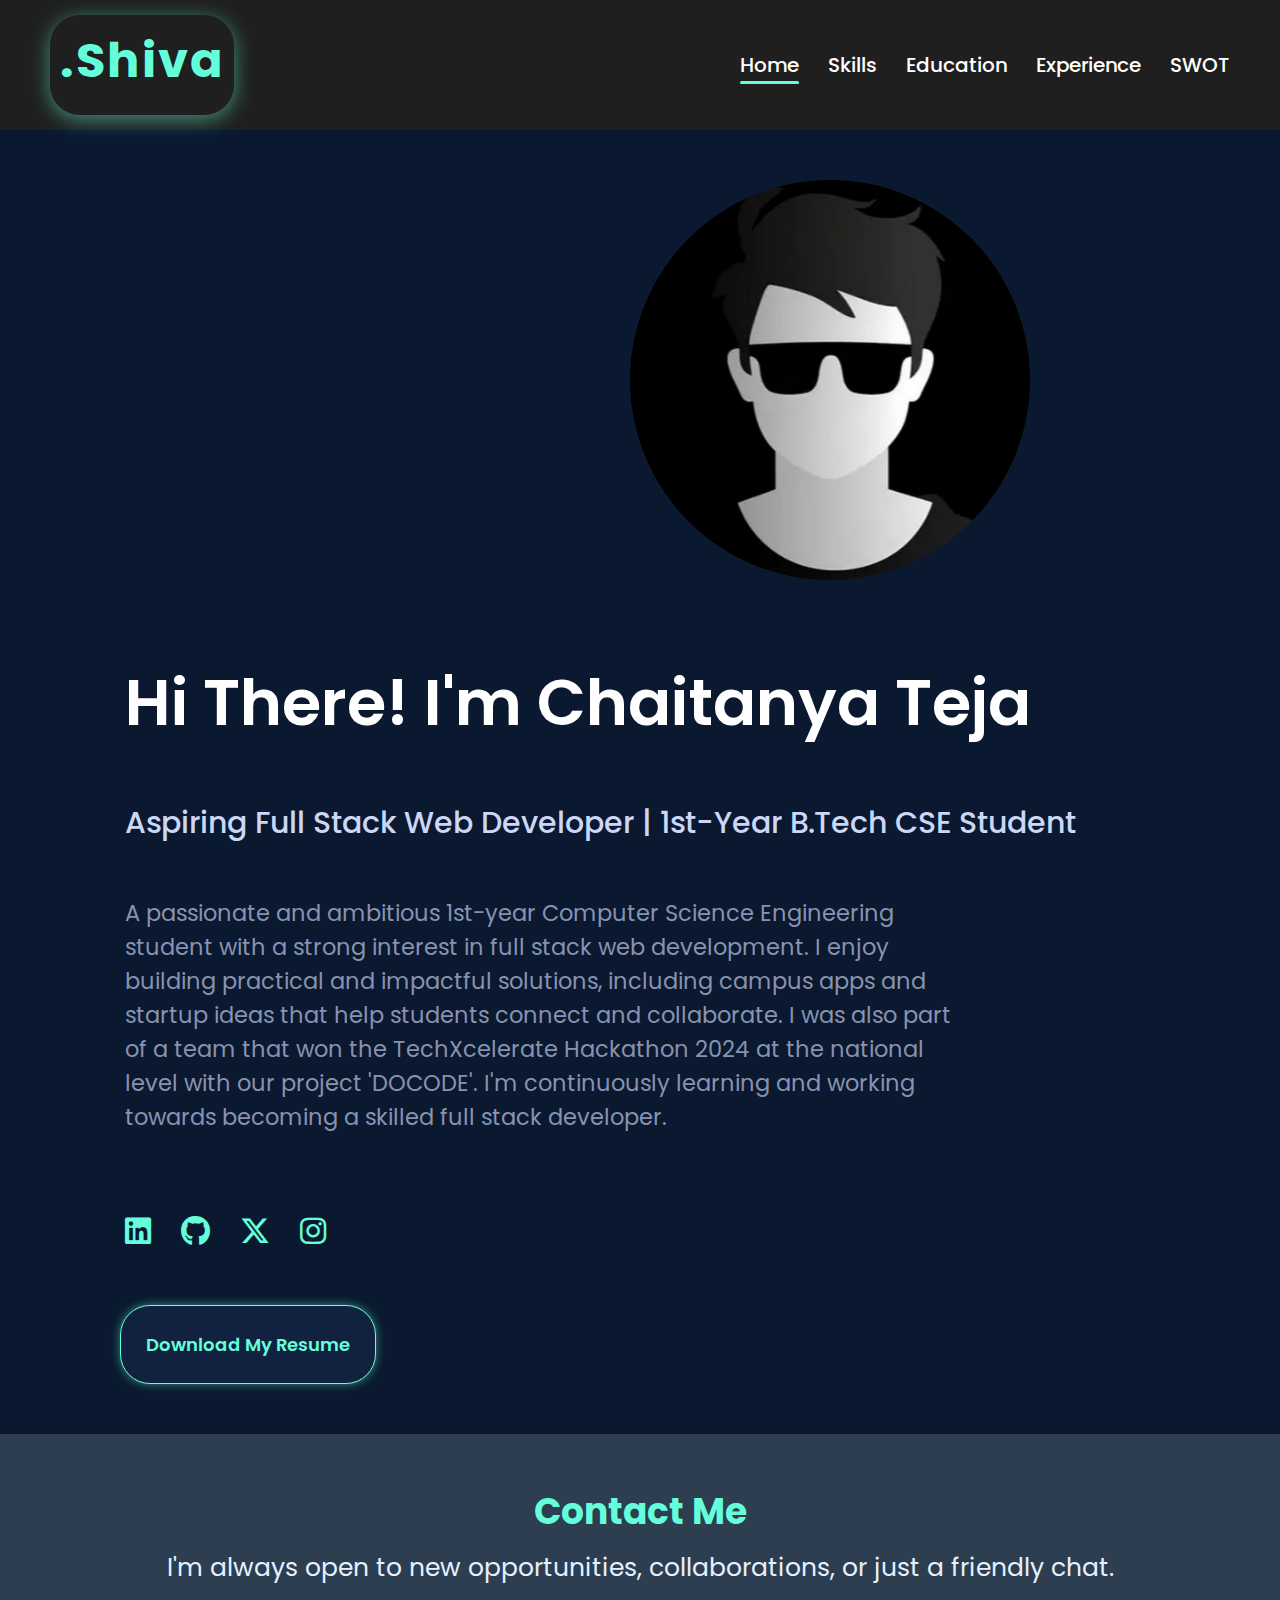
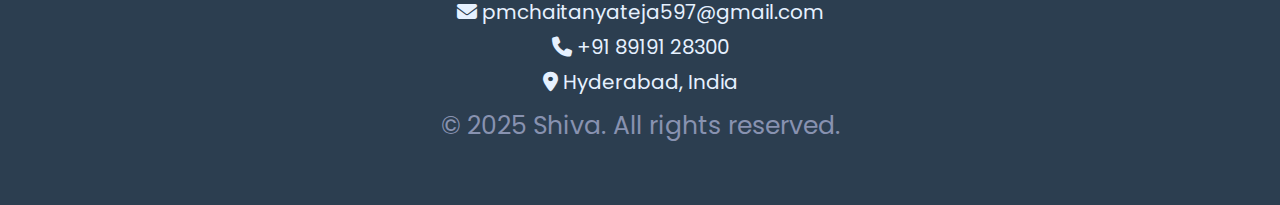
<file: index.html>
<!DOCTYPE html>
<html lang="en">
<head>
    <meta charset="UTF-8">
    <meta name="viewport" content="width=device-width, initial-scale=1.0">
    <title>My Portfolio Website</title>
    <link rel="stylesheet" href="https://cdnjs.cloudflare.com/ajax/libs/font-awesome/6.5.0/css/all.min.css">
    <link rel="stylesheet" href="index.css">
</head>
<body>
    <header>
        <a href="index.html" class="logo">
            <div class="name-graphic">
                <h1>.Shiva</h1>
            </div>
        </a>
        <nav>
            <a href="index.html" class="active">Home</a>
            <a href="skills.html">Skills</a>
            <a href="education.html">Education</a>
            <a href="experience.html">Experience</a>
            <a href="swot.html">SWOT</a>
        </nav>
    </header>
    <main>
        <section class="home">
            <div class="home-content">
                <img src="Profile-Photo.jpg" alt="Image">
                <h1>Hi There! I'm Chaitanya Teja</h1>
                <h3>Aspiring Full Stack Web Developer | 1st-Year B.Tech CSE Student</h3>
                <p> A passionate and ambitious 1st-year Computer Science Engineering student with a strong interest in full stack web development. I enjoy building practical and impactful solutions, including campus apps and startup ideas that help students connect and collaborate. I was also part of a team that won the TechXcelerate Hackathon 2024 at the national level with our project 'DOCODE'. I'm continuously learning and working towards becoming a skilled full stack developer.</p>
                <div class="social-icons">
                    <a href="https://www.linkedin.com/in/mohana-chaitanya-teja-5b1442352/" target="_blank"><i class="fa-brands fa-linkedin"></i></a>
                    <a href="https://github.com/PM-Chaitanya-Teja" target="_blank"><i class="fa-brands fa-github"></i></a>
                    <a href="#" target="_blank"><i class="fa-brands fa-x-twitter"></i></a>
                    <a href="https://www.instagram.com/p_mohana_chaitanya_teja_5907/" target="_blank"><i class="fa-brands fa-instagram"></i></a>
                </div>
                <div class="resume">
                    <a class="downloadBtn" href="../../Resume/Sample Resume.pdf" download="resume.pdf">Download My Resume</a>
                </div>
            </div>
        </section>
    </main>
    <footer class="contact-footer">
        <h2>Contact Me</h2>
        <p>I'm always open to new opportunities, collaborations, or just a friendly chat.</p>
        <div class="contact-info">
            <p><i class="fas fa-envelope"></i> pmchaitanyateja597@gmail.com</p>
            <p><i class="fas fa-phone"></i> +91 89191 28300</p>
            <p><i class="fas fa-map-marker-alt"></i> Hyderabad, India</p>
        </div>
        <p class="footer-bottom-text">&copy; 2025 Shiva. All rights reserved.</p>
    </footer>
</body>
</html>
</file>
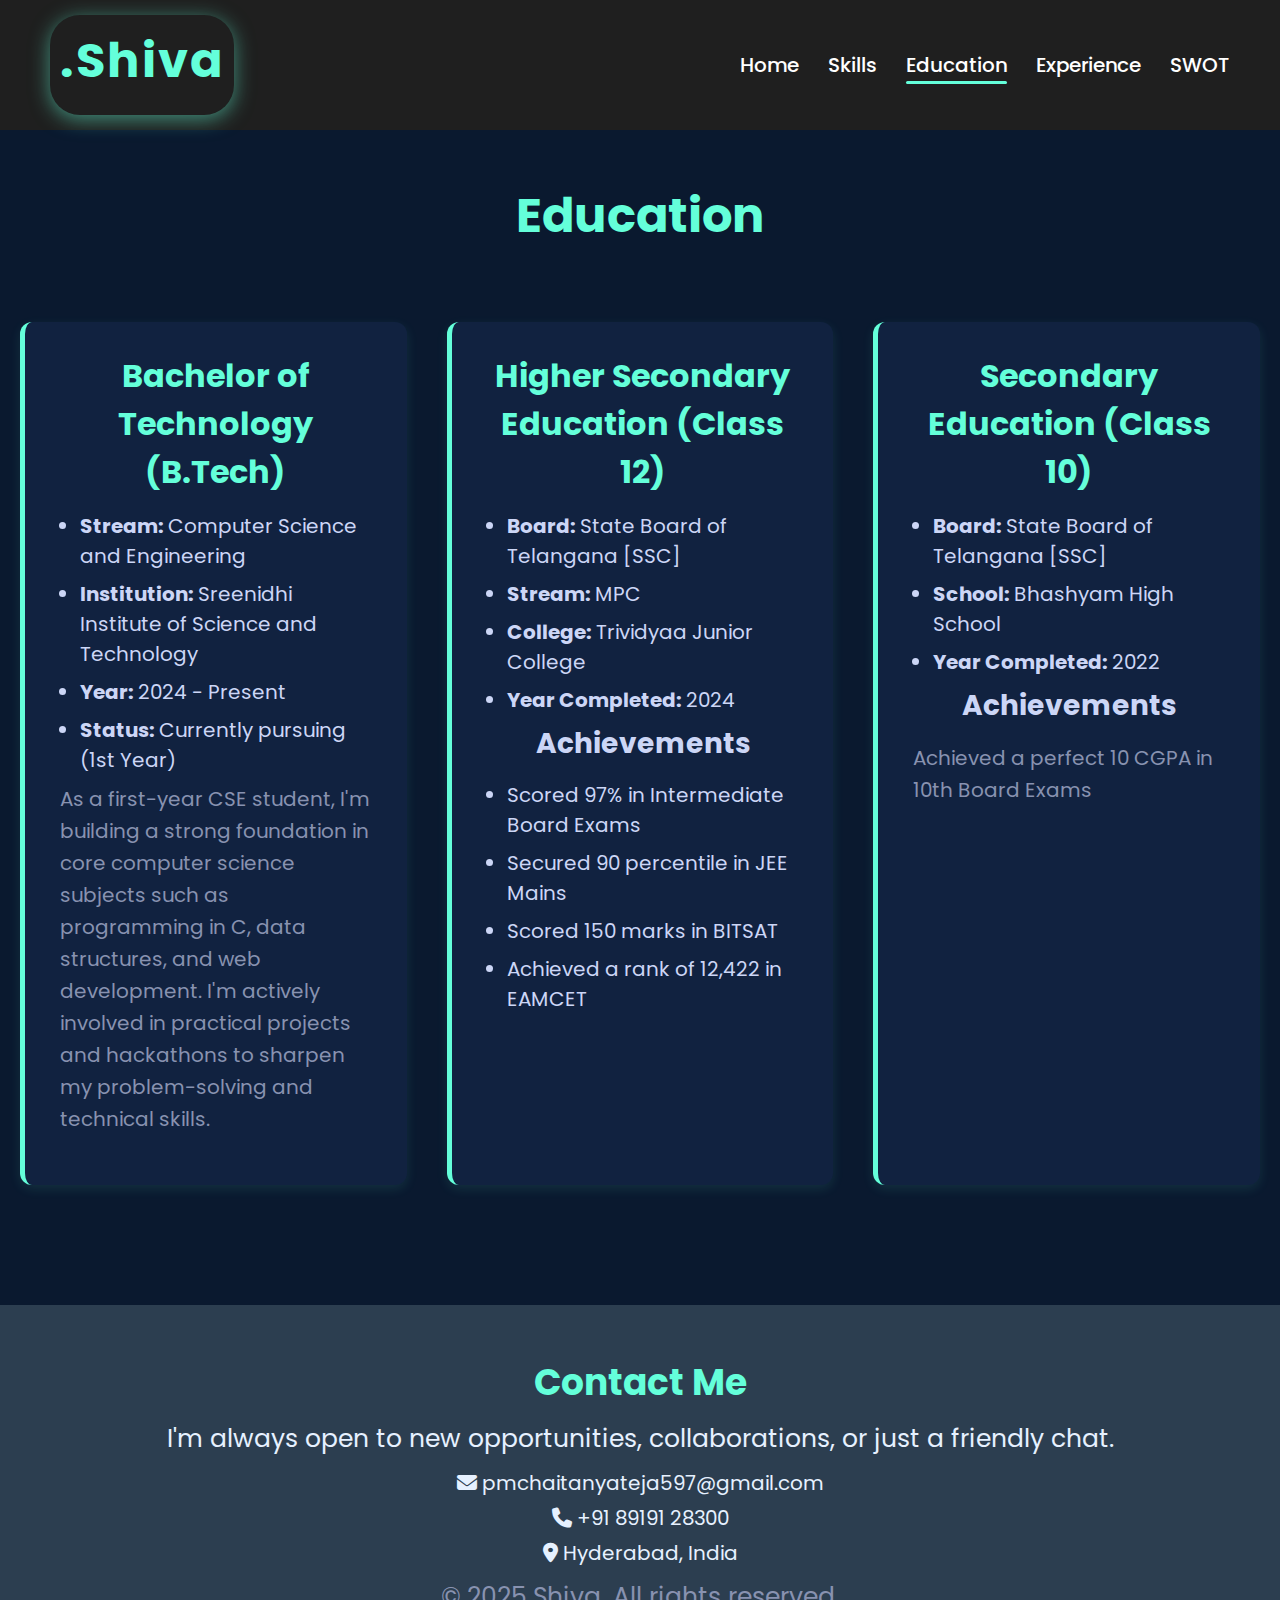
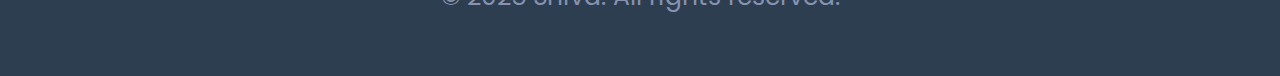
<file: education.html>
<!DOCTYPE html>
<html lang="en">
<head>
    <meta charset="UTF-8">
    <meta name="viewport" content="width=device-width, initial-scale=1.0">
    <title>My Education</title>
    <link rel="stylesheet" href="https://cdnjs.cloudflare.com/ajax/libs/font-awesome/6.5.0/css/all.min.css">
    <link rel="stylesheet" href="education.css">
</head>
<body>
    <header>
        <a href="index.html" class="logo">
            <div class="name-graphic">
                <h1>.Shiva</h1>
            </div>
        </a>
        <nav>
            <a href="index.html">Home</a>
            <a href="skills.html">Skills</a>
            <a href="education.html" class="active">Education</a>
            <a href="experience.html">Experience</a>
            <a href="swot.html">SWOT</a>
        </nav>
    </header>
    <main class="main">
        <h1> Education </h1>

        <section class="education-section">
            <div class="btech">
                <h2>Bachelor of Technology (B.Tech)</h2>
                <ul>
                    <li><strong>Stream:</strong> Computer Science and Engineering</li>
                    <li><strong>Institution:</strong> Sreenidhi Institute of Science and Technology</li>
                    <li><strong>Year:</strong> 2024 - Present</li>
                    <li><strong>Status:</strong> Currently pursuing (1st Year)</li>
                </ul>
                <p>As a first-year CSE student, I'm building a strong foundation in core computer science subjects such as programming in C, data structures, and web development. I'm actively involved in practical projects and hackathons to sharpen my problem-solving and technical skills.</p>
            </div>

            <div class="inter">
                <h2>Higher Secondary Education (Class 12)</h2>
                <ul>
                    <li><strong>Board:</strong> State Board of Telangana [SSC]</li>
                    <li><strong>Stream:</strong> MPC</li>
                    <li><strong>College:</strong> Trividyaa Junior College</li>
                    <li><strong>Year Completed:</strong> 2024</li>
                </ul>
                <h3>Achievements</h3>
                <ul class="achievements">
                    <li>Scored 97% in Intermediate Board Exams</li>
                    <li>Secured 90 percentile in JEE Mains</li>
                    <li>Scored 150 marks in BITSAT</li>
                    <li>Achieved a rank of 12,422 in EAMCET</li>
                </ul>
            </div>

            <div class="x">
                <h2>Secondary Education (Class 10)</h2>
                <ul>
                    <li><strong>Board:</strong> State Board of Telangana [SSC]</li>
                    <li><strong>School:</strong> Bhashyam High School</li>
                    <li><strong>Year Completed:</strong> 2022</li>
                </ul>
                <h3>Achievements</h3>
                <p class="achievements_x">Achieved a perfect 10 CGPA in 10th Board Exams</p>
            </div>
        </section>
    </main>
    <footer class="contact-footer">
        <h2>Contact Me</h2>
        <p>I'm always open to new opportunities, collaborations, or just a friendly chat.</p>
        <div class="contact-info">
            <p><i class="fas fa-envelope"></i> pmchaitanyateja597@gmail.com</p>
            <p><i class="fas fa-phone"></i> +91 89191 28300</p>
            <p><i class="fas fa-map-marker-alt"></i> Hyderabad, India</p>
        </div>
        <p class="footer-bottom-text">&copy; 2025 Shiva. All rights reserved.</p>
    </footer>
</body>
</html>
</file>
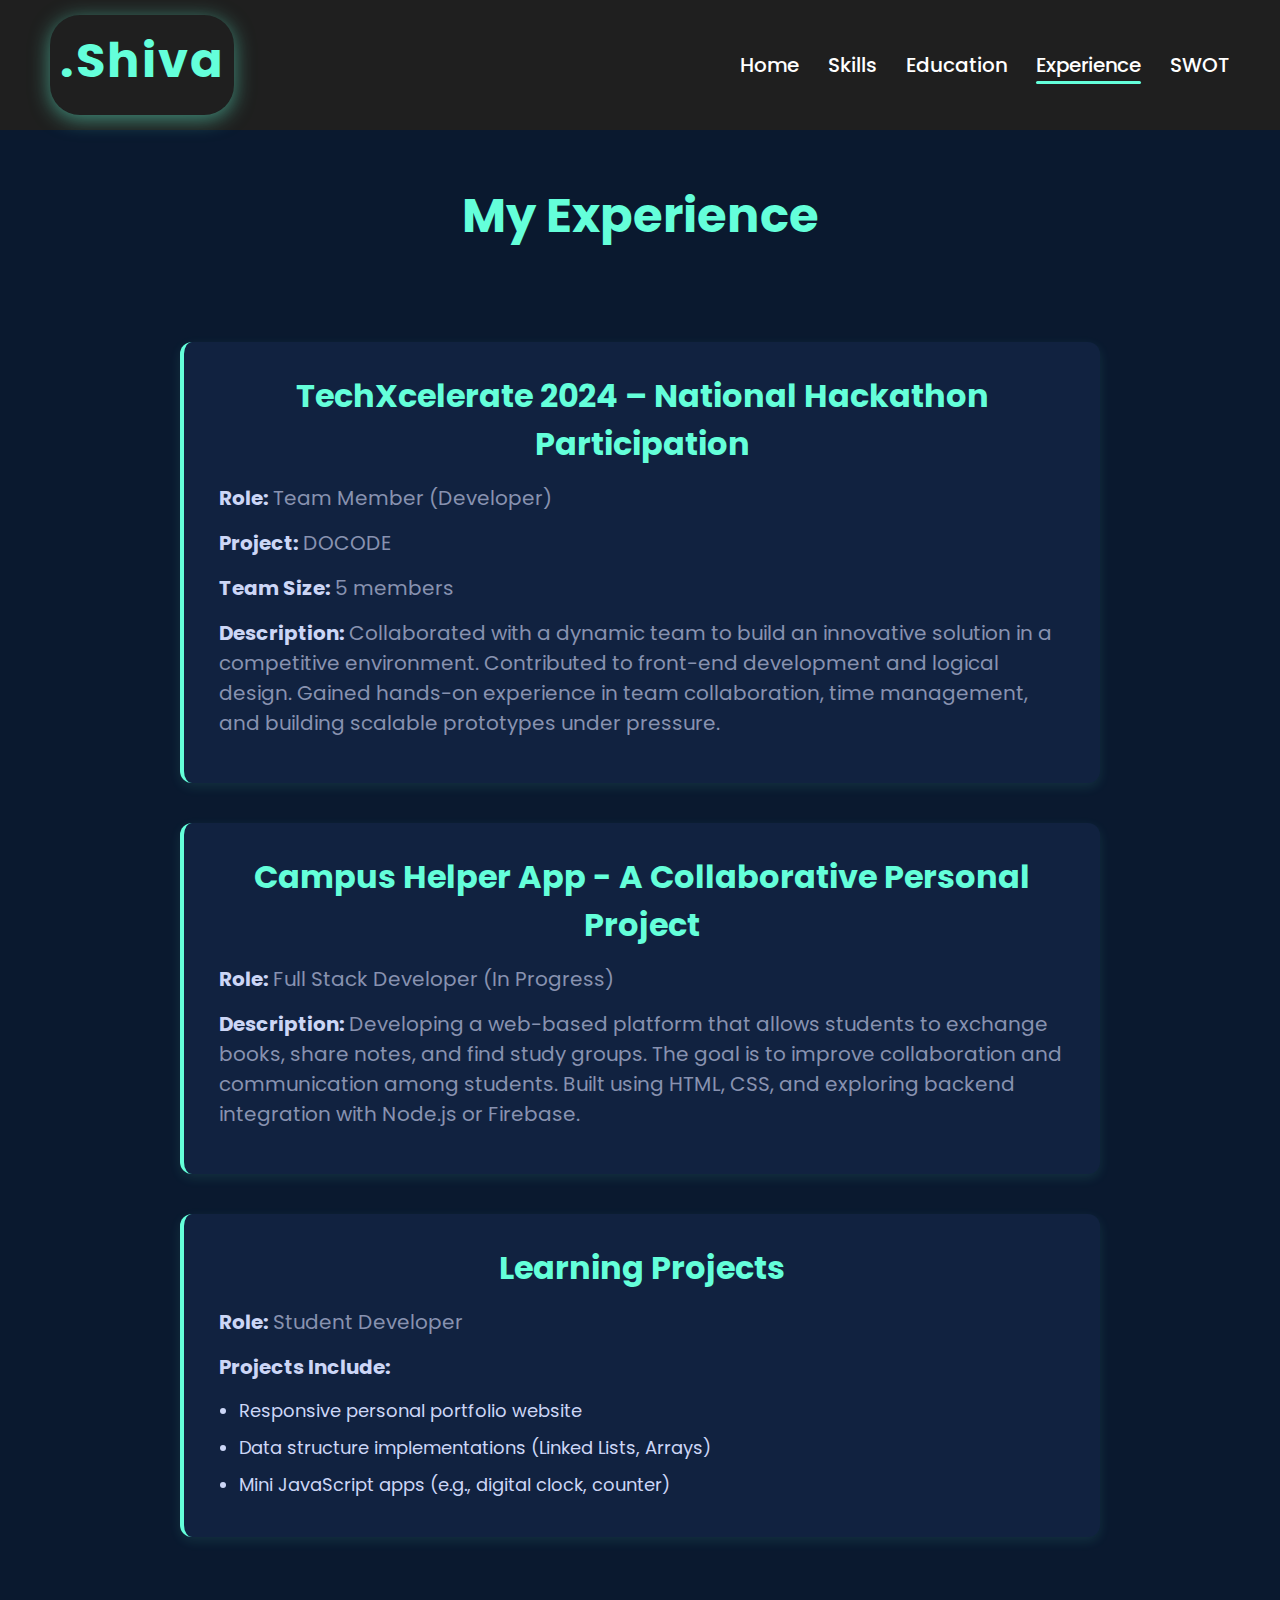
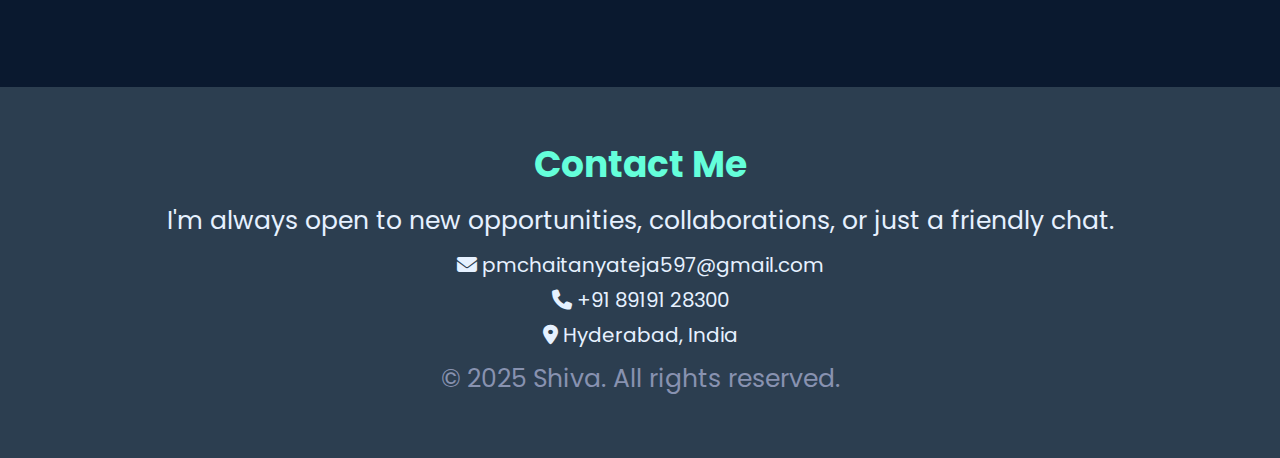
<file: experience.html>
<!DOCTYPE html>
<html lang="en">
<head>
    <meta charset="UTF-8">
    <meta name="viewport" content="width=device-width, initial-scale=1.0">
    <title>My Experience</title>
    <link rel="stylesheet" href="https://cdnjs.cloudflare.com/ajax/libs/font-awesome/6.5.0/css/all.min.css">
    <link rel="stylesheet" href="experience.css">
</head>
<body>
    <header>
        <a href="index.html" class="logo">
            <div class="name-graphic">
                <h1>.Shiva</h1>
            </div>
        </a>
        <nav>
            <a href="index.html">Home</a>
            <a href="skills.html">Skills</a>
            <a href="education.html">Education</a>
            <a href="experience.html" class="active">Experience</a>
            <a href="swot.html">SWOT</a>
        </nav>
    </header>
    <main class="main">
        <h1>My Experience</h1>

        <section class="experience-section">
            <div class="exp-card">
                <h2>TechXcelerate 2024 – National Hackathon Participation</h2>
                <p><strong>Role:</strong> Team Member (Developer)</p>
                <p><strong>Project:</strong> DOCODE</p>
                <p><strong>Team Size:</strong> 5 members</p>
                <p><strong>Description:</strong> Collaborated with a dynamic team to build an innovative solution in a competitive environment. Contributed to front-end development and logical design. Gained hands-on experience in team collaboration, time management, and building scalable prototypes under pressure.</p>
            </div>

            <div class="exp-card">
                <h2>Campus Helper App - A Collaborative Personal Project</h2>
                <p><strong>Role:</strong> Full Stack Developer (In Progress)</p>
                <p><strong>Description:</strong> Developing a web-based platform that allows students to exchange books, share notes, and find study groups. The goal is to improve collaboration and communication among students. Built using HTML, CSS, and exploring backend integration with Node.js or Firebase.</p>
            </div>

            <div class="exp-card">
                <h2>Learning Projects</h2>
                <p><strong>Role:</strong> Student Developer</p>
                <p><strong>Projects Include:</strong></p>
                <ul>
                    <li>Responsive personal portfolio website</li>
                    <li>Data structure implementations (Linked Lists, Arrays)</li>
                    <li>Mini JavaScript apps (e.g., digital clock, counter)</li>
                </ul>
            </div>
        </section>
    </main>

    <footer class="contact-footer">
        <h2>Contact Me</h2>
        <p>I'm always open to new opportunities, collaborations, or just a friendly chat.</p>
        <div class="contact-info">
            <p><i class="fas fa-envelope"></i> pmchaitanyateja597@gmail.com</p>
            <p><i class="fas fa-phone"></i> +91 89191 28300</p>
            <p><i class="fas fa-map-marker-alt"></i> Hyderabad, India</p>
        </div>
        <p class="footer-bottom-text">&copy; 2025 Shiva. All rights reserved.</p>
    </footer>
</body>
</html>
</file>
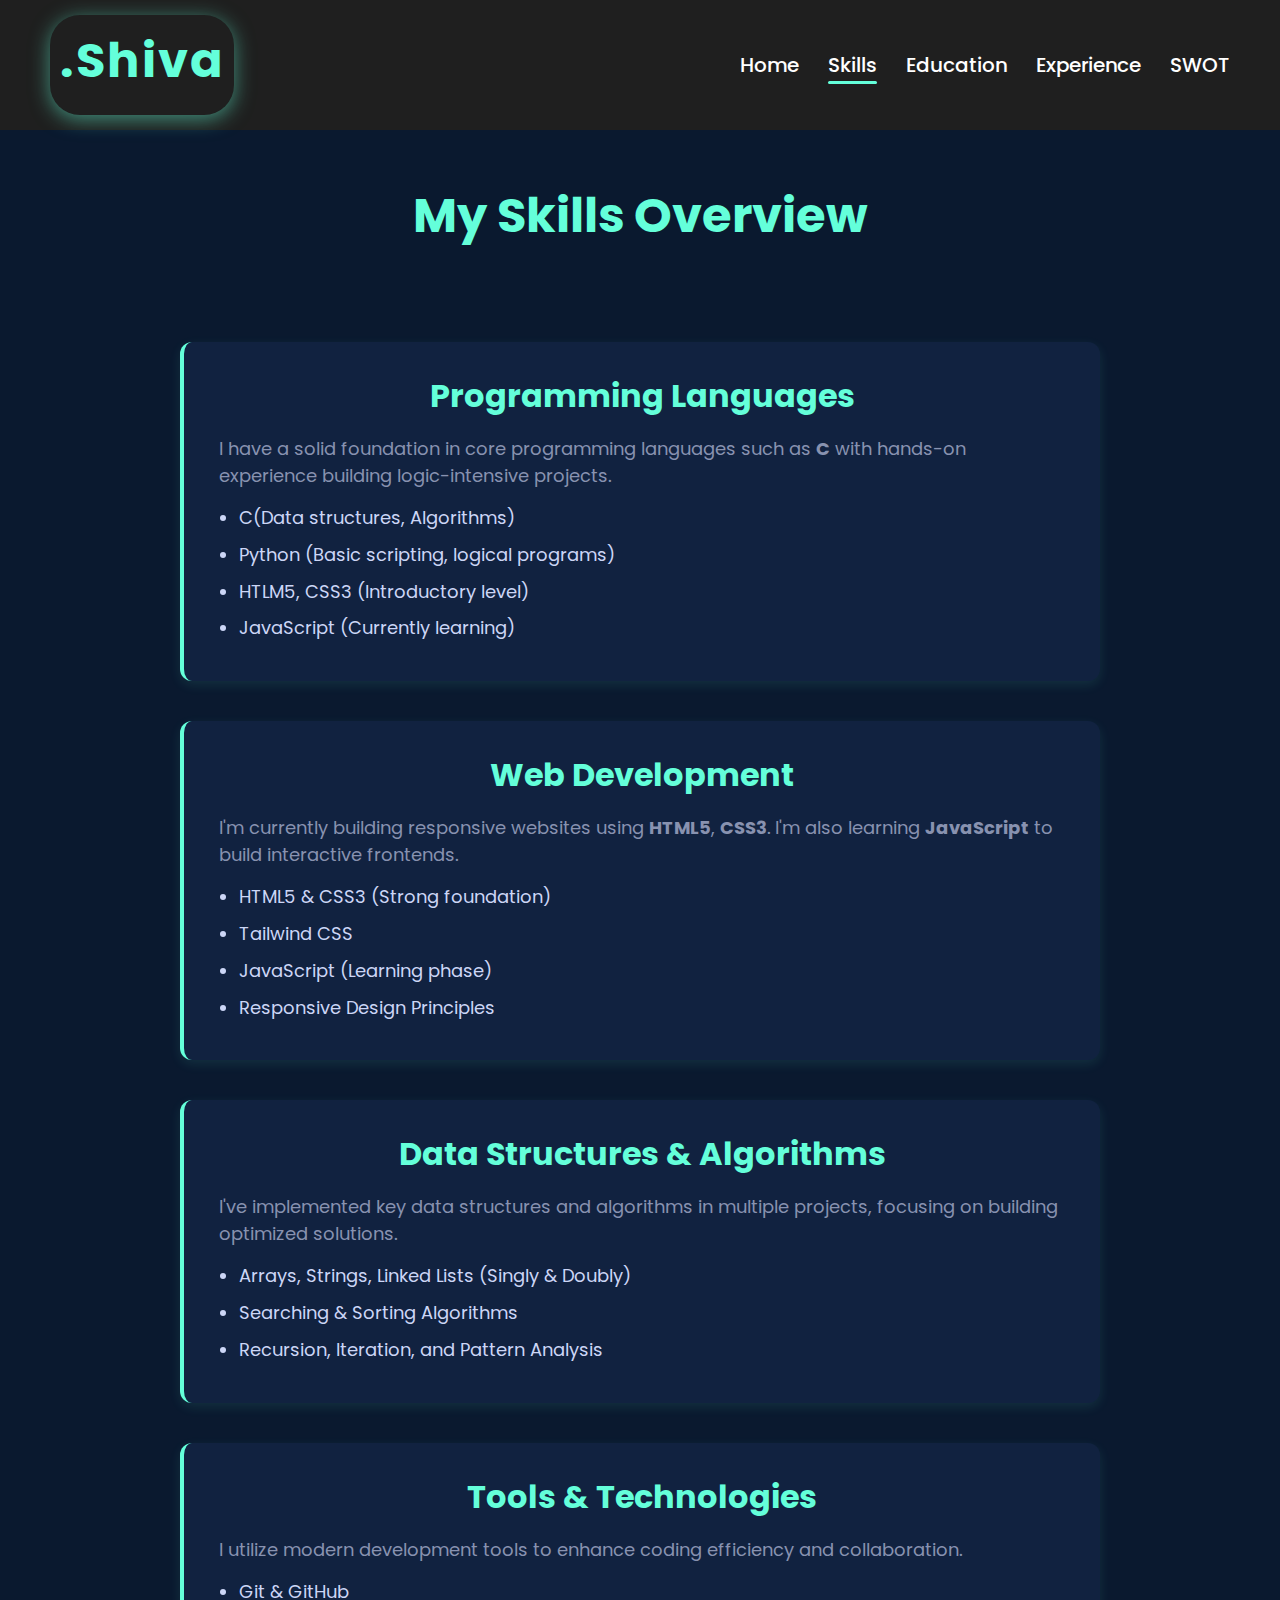
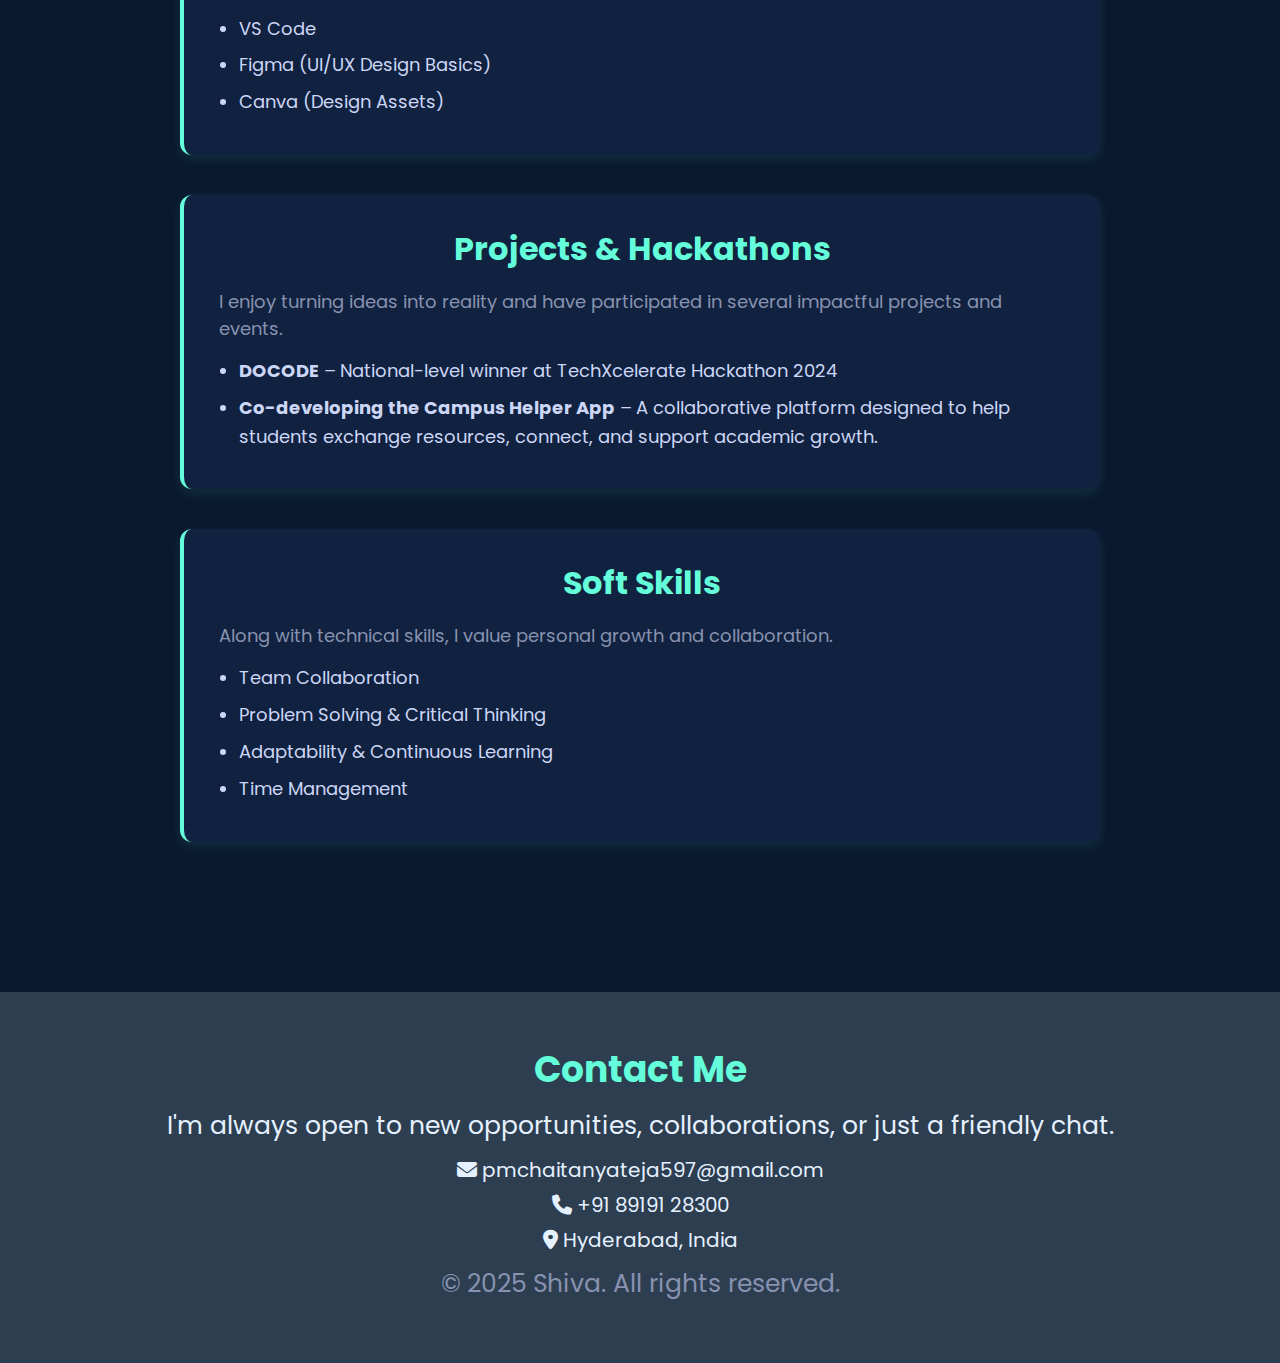
<file: skills.html>
<!DOCTYPE html>
<html lang="en">
<head>
    <meta charset="UTF-8" />
    <meta name="viewport" content="width=device-width, initial-scale=1.0" />
    <title>Skills</title>
    <link rel="stylesheet" href="https://cdnjs.cloudflare.com/ajax/libs/font-awesome/6.5.0/css/all.min.css" />
    <link rel="stylesheet" href="skills.css"/>
</head>
<body>
    <header>
        <a href="index.html" class="logo">
            <div class="name-graphic">
                <h1>.Shiva</h1>
            </div>
        </a>
        <nav>
            <a href="index.html">Home</a>
            <a href="skills.html" class="active">Skills</a>
            <a href="education.html">Education</a>
            <a href="experience.html">Experience</a>
            <a href="swot.html">SWOT</a>
        </nav>
    </header>

    <main class="main">
        <h1>My Skills Overview</h1>
        <section class="skills-section">
            <div class="skill-category">
                <h2>Programming Languages</h2>
                <p>I have a solid foundation in core programming languages such as <strong>C</strong> with hands-on experience building logic-intensive projects.</p>
                <ul>
                    <li>C(Data structures, Algorithms)</li>
                    <li>Python (Basic scripting, logical programs)</li>
                    <li>HTLM5, CSS3 (Introductory level)</li>
                    <li>JavaScript (Currently learning)</li>
                </ul>
            </div>

            <div class="skill-category">
                <h2>Web Development</h2>
                <p>I'm currently building responsive websites using <strong>HTML5</strong>, <strong>CSS3</strong>. I'm also learning <strong>JavaScript</strong> to build interactive frontends.</p>
                <ul>
                    <li>HTML5 & CSS3 (Strong foundation)</li>
                    <li>Tailwind CSS</li>
                    <li>JavaScript (Learning phase)</li>
                    <li>Responsive Design Principles</li>
                </ul>
            </div>

            <div class="skill-category">
                <h2>Data Structures & Algorithms</h2>
                <p>I've implemented key data structures and algorithms in multiple projects, focusing on building optimized solutions.</p>
                <ul>
                    <li>Arrays, Strings, Linked Lists (Singly & Doubly)</li>
                    <li>Searching & Sorting Algorithms</li>
                    <li>Recursion, Iteration, and Pattern Analysis</li>
                </ul>
            </div>

            <div class="skill-category">
                <h2>Tools & Technologies</h2>
                <p>I utilize modern development tools to enhance coding efficiency and collaboration.</p>
                <ul>
                    <li>Git & GitHub</li>
                    <li>VS Code</li>
                    <li>Figma (UI/UX Design Basics)</li>
                    <li>Canva (Design Assets)</li>
                </ul>
            </div>

            <div class="skill-category">
                <h2>Projects & Hackathons</h2>
                <p>I enjoy turning ideas into reality and have participated in several impactful projects and events.</p>
                <ul>
                    <li><strong>DOCODE</strong> – National-level winner at TechXcelerate Hackathon 2024</li>
                    <li><strong>Co-developing the Campus Helper App</strong> – A collaborative platform designed to help students exchange resources, connect, and support academic growth.</li>
                </ul>
            </div>

            <div class="skill-category">
                <h2>Soft Skills</h2>
                <p>Along with technical skills, I value personal growth and collaboration.</p>
                <ul>
                    <li>Team Collaboration</li>
                    <li>Problem Solving & Critical Thinking</li>
                    <li>Adaptability & Continuous Learning</li>
                    <li>Time Management</li>
                </ul>
            </div>
        </section>
    </main>
    <footer class="contact-footer">
        <h2>Contact Me</h2>
        <p>I'm always open to new opportunities, collaborations, or just a friendly chat.</p>
        <div class="contact-info">
            <p><i class="fas fa-envelope"></i> pmchaitanyateja597@gmail.com</p>
            <p><i class="fas fa-phone"></i> +91 89191 28300</p>
            <p><i class="fas fa-map-marker-alt"></i> Hyderabad, India</p>
        </div>
        <p class="footer-bottom-text">&copy; 2025 Shiva. All rights reserved.</p>
    </footer>
</body>
</html>
</file>
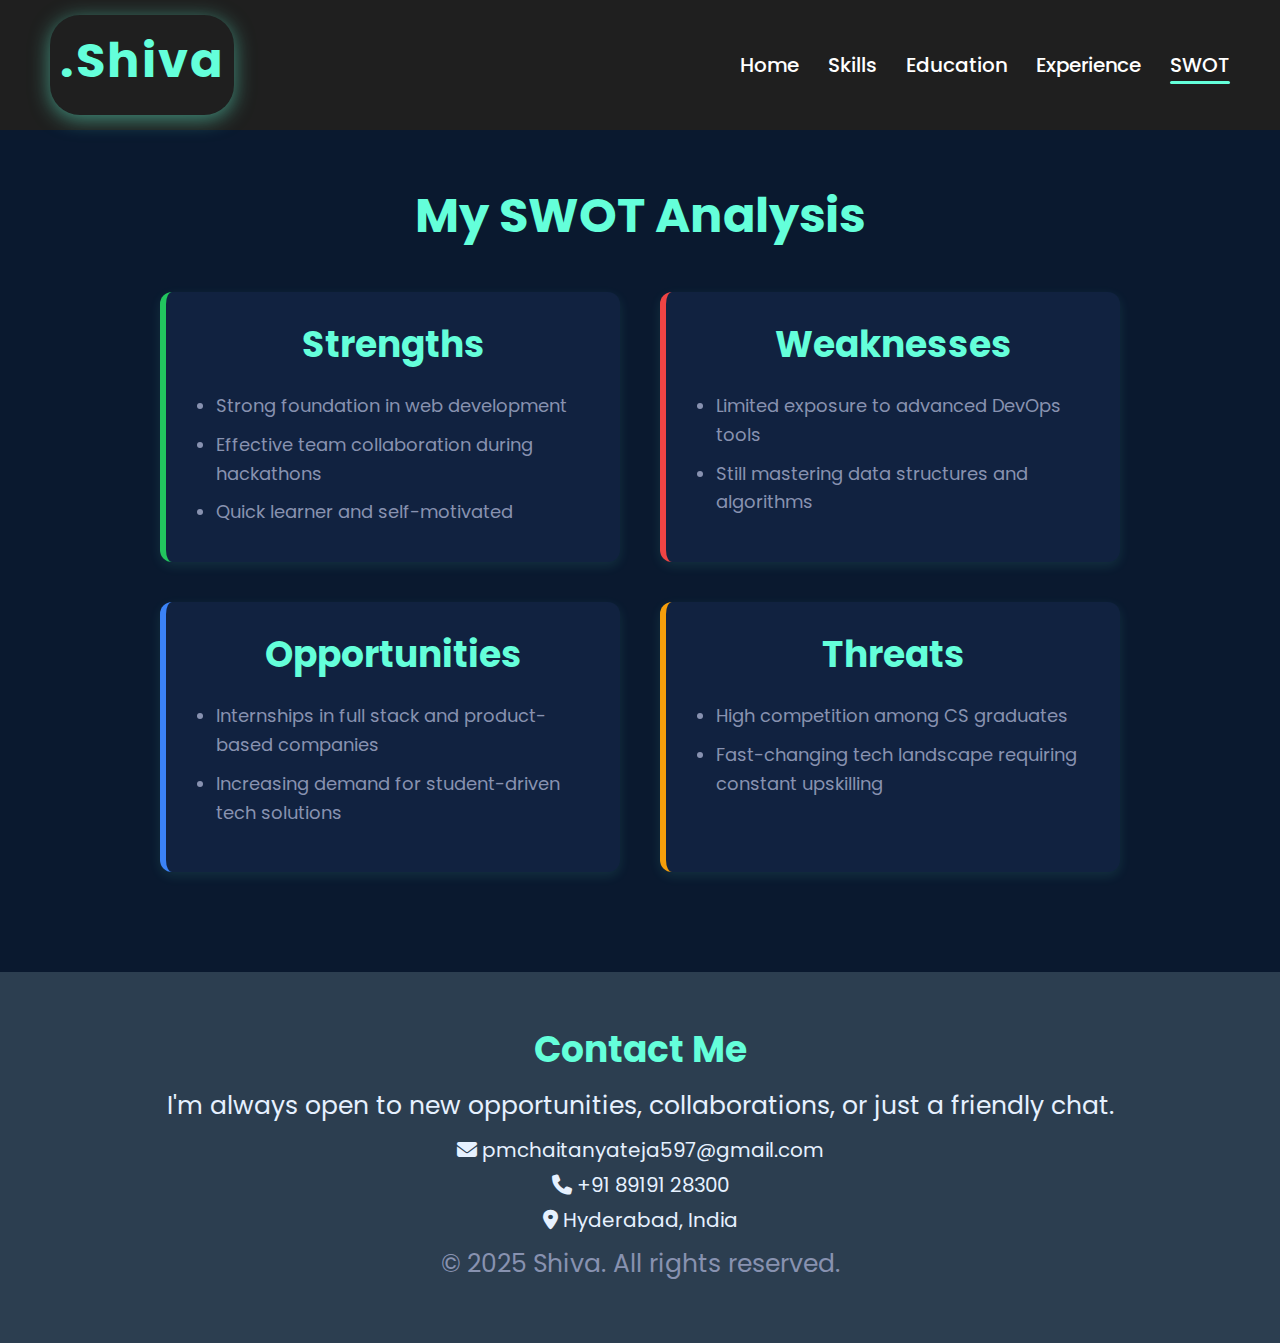
<file: swot.html>
<!DOCTYPE html>
<html lang="en">
<head>
    <meta charset="UTF-8">
    <meta name="viewport" content="width=device-width, initial-scale=1.0">
    <title>My SWOT Analysis</title>
    <link rel="stylesheet" href="https://cdnjs.cloudflare.com/ajax/libs/font-awesome/6.5.0/css/all.min.css">
    <link rel="stylesheet" href="swot.css">

</head>
<body>
    <header>
        <a href="/HTML-CSS/index.html" class="logo">
            <div class="name-graphic">
                <h1>.Shiva</h1>
            </div>
        </a>
        <nav>
            <a href="index.html">Home</a>
            <a href="skills.html">Skills</a>
            <a href="education.html">Education</a>
            <a href="experience.html">Experience</a>
            <a href="swot.html" class="active">SWOT</a>
        </nav>
    </header>

    <main class="main">
        <h1>My SWOT Analysis</h1>
        <div class="swot-container">
            <div class="swot-box strengths">
                <h2>Strengths</h2>
                <ul>
                    <li>Strong foundation in web development</li>
                    <li>Effective team collaboration during hackathons</li>
                    <li>Quick learner and self-motivated</li>
                </ul>
            </div>
            <div class="swot-box weaknesses">
                <h2>Weaknesses</h2>
                <ul>
                    <li>Limited exposure to advanced DevOps tools</li>
                    <li>Still mastering data structures and algorithms</li>
                </ul>
            </div>
            <div class="swot-box opportunities">
                <h2>Opportunities</h2>
                <ul>
                    <li>Internships in full stack and product-based companies</li>
                    <li>Increasing demand for student-driven tech solutions</li>
                </ul>
            </div>
            <div class="swot-box threats">
                <h2>Threats</h2>
                <ul>
                    <li>High competition among CS graduates</li>
                    <li>Fast-changing tech landscape requiring constant upskilling</li>
                </ul>
            </div>
        </div>
    </main>

    <footer class="contact-footer">
        <h2>Contact Me</h2>
        <p>I'm always open to new opportunities, collaborations, or just a friendly chat.</p>
        <div class="contact-info">
            <p><i class="fas fa-envelope"></i> pmchaitanyateja597@gmail.com</p>
            <p><i class="fas fa-phone"></i> +91 89191 28300</p>
            <p><i class="fas fa-map-marker-alt"></i> Hyderabad, India</p>
        </div>
        <p class="footer-bottom-text">&copy; 2025 Shiva. All rights reserved.</p>
    </footer>
</body>
</html>
</file>
<file: index.css>
@import url('https://fonts.googleapis.com/css2?family=Poppins&display=swap');
* {
    margin: 0;
    padding: 0;
    box-sizing: border-box;
    font-family: 'Poppins', sans-serif;
}

body {
    background-color: #0A192F;
    color: #FFFFFF;
}

header {
    display: flex;
    justify-content: space-between;
    align-items: center;
    padding: 15px 50px;
    background-color: #1F1F1F;
    color: #64FFDA;
    position: sticky;
    top: 0;
    z-index: 1000;
}

header a {
    text-decoration: none;
    color: #FFFFFF;
}

.name-graphic {
    background-color: #1F1F1F;
    color: #64FFDA;
    padding: 10px;
    border-radius: 30px;
    text-align: center;
    max-width: 400px;
    margin: auto;
    transition: background-color 0.3s ease, transform 0.3s ease;
    box-shadow: 0 4px 20px #64FFDA80;
}

.name-graphic h1 {
    font-size: 3rem;
    margin-bottom: 0.5rem;
    letter-spacing: 2px;
}

.name-graphic:hover {
    background-color: #112240;
    color: #64FFDA;
    transform: scale(1.05);
}

nav a {
    position: relative;
    color: #FFFFFF;
    text-decoration: none;
    margin-left: 25px;
    font-weight: 500;
    font-size: 20px;
    transition: color 0.2s;
}

nav a::after {
    content: " ";
    position: absolute;
    left: 0;
    bottom: -5px;
    width: 100%;
    height: 3px;
    border-radius: 20px;
    background-color: #64FFDA;
    transform: scaleX(0);
    transform-origin: left;
    transition: transform 0.3s ease-in-out;
}

nav a:hover::after, nav a.active::after {
    transform: scaleX(1);
}

nav a:active {
    color: #64FFDA;
}

.home-content img {
    width: 400px;
    max-width: 100%;
    border-radius: 50%;
    margin-top: 50px;
    margin-right: 250px;
    margin-bottom: 50px;
    float: right;
}

.home-content h1 {
    width: 1000px;
    display: flex;
    font-size: 64px;
    font-weight: 600;
    margin-top: 100px;
    margin-left: 100px;
    padding: 25px;
    color: #FFFFFF;
}

.home-content h3 {
    display: flex;
    font-size: 30px;
    font-weight: 500;
    margin-left: 100px;
    padding: 25px;
    color: #CCD6F6;
}

.home-content p {
    display: flex;
    height: auto;
    width: 900px;
    font-size: 22.5px;
    margin-left: 100px;
    padding: 25px;
    color: #8892B0;
}

.social-icons {
    display: flex;
    gap: 30px;
    margin-top: 50px;
    margin-left: 100px;
    padding-left: 25px;
}

.social-icons a {
    color: #64FFDA;
    font-size: 30px;
    transition: transform 0.5s, color 0.5s;
}

.social-icons a:hover {
    color: #FFFFFF;
    transform: scale(1.5);
}

.downloadBtn {
    display: inline-block;
    margin-top: 50px;
    margin-left: 120px;
    padding: 25px;
    font-size: 18px;
    font-weight: 600;
    color: #64FFDA;
    background-color: #112240;
    border: 1px solid #64FFDA;
    border-radius: 30px;
    text-decoration: none;
    transition: background-color 0.3s ease, transform 0.3s ease;
    box-shadow: 0 0 10px #64FFDA80;
}

.downloadBtn:hover {
    background-color: #64FFDA;
    transform: scale(1.05);
    color: #0F2C3F;
    border: 1px solid #112240;
}

.contact-footer {
    background-color: #2C3E50;
    color: #E6F1FF;
    text-align: center;
    padding: 50px 20px;
    margin-top: 50px;
}

.contact-footer h2 {
    font-size: 36px;
    margin-bottom: 10px;
    color: #64FFDA;
}

.contact-footer p {
    font-size: 25px;
    margin: 10px 0;
}

.contact-info p {
    margin: 5px 0;
    font-size: 20px;
}

.footer-social-icons {
    margin: 20px 0;
    display: flex;
    justify-content: center;
    gap: 25px;
}

.footer-social-icons a {
    font-size: 24px;
    color: #64FFDA;
    transition: color 0.3s, transform 0.3s;
}

.footer-social-icons a:hover {
    color: #FFFFFF;
    transform: scale(1.2);
}

.footer-bottom-text {
    margin-top: 30px;
    font-size: 14px;
    color: #8892B0;
}
</file>
<file: education.css>
@import url('https://fonts.googleapis.com/css2?family=Poppins&display=swap');

* {
    margin: 0;
    padding: 0;
    box-sizing: border-box;
    font-family: 'Poppins', sans-serif;
}

body {
    background-color: #0A192F;
    color: #FFFFFF;
}

header {
    display: flex;
    justify-content: space-between;
    align-items: center;
    padding: 15px 50px;
    background-color: #1F1F1F;
    color: #64FFDA;
    position: sticky;
    top: 0;
    z-index: 1000;
}

header a {
    text-decoration: none;
    color: #FFFFFF;
}

.name-graphic {
    background-color: #1F1F1F;
    color: #64FFDA;
    padding: 10px;
    border-radius: 30px;
    text-align: center;
    max-width: 400px;
    margin: auto;
    transition: background-color 0.3s ease, transform 0.3s ease;
    box-shadow: 0 4px 20px #64FFDA80;
}

.name-graphic h1 {
    font-size: 3rem;
    margin-bottom: 0.5rem;
    letter-spacing: 2px;
}

.name-graphic:hover {
    background-color: #112240;
    color: #64FFDA;
    transform: scale(1.05);
}

nav a {
    position: relative;
    color: #FFFFFF;
    text-decoration: none;
    margin-left: 25px;
    font-weight: 500;
    font-size: 20px;
    transition: color 0.2s;
}

nav a::after {
    content: " ";
    position: absolute;
    left: 0;
    bottom: -5px;
    width: 100%;
    height: 3px;
    border-radius: 20px;
    background-color: #64FFDA;
    transform: scaleX(0);
    transform-origin: left;
    transition: transform 0.3s ease-in-out;
}

nav a:hover::after, nav a.active::after {
    transform: scaleX(1);
}

nav a:active {
    color: #64FFDA;
}

.main {
    padding: 50px 20px;
    max-width: 9000px;
    margin: auto;
}

.main h1 {
    color: #64FFDA;
    text-align: center;
    font-size: 3rem;
    margin-bottom: 40px;
}

.education-section {
    display: flex;
    justify-content: center;
    margin-top: 50px;
    gap: 40px;
}

.btech, .inter, .x {
    width: 700px;
    padding: 30px 35px;
    background-color: #112240;
    border-left: 5px solid #64FFDA;
    border-radius: 12px;
    transition: transform 0.3s ease, box-shadow 0.3s ease;
    box-shadow: 0 4px 12px rgba(100, 255, 218, 0.1);
    margin: 20px 0;
}

.btech:hover, .inter:hover, .x:hover {
    transform: translateY(-5px);
    box-shadow: 0 6px 20px rgba(100, 255, 218, 0.3);
}

.btech h2, .inter h2, .x h2 {
    text-align: center;
    font-size: 32px;
    color: #64FFDA;
    margin-bottom: 15px;
}

.inter h3, .x h3 {
    text-align: center;
    font-size: 28px;
    color: #CCD6F6;
    margin-bottom: 15px;
}

.btech p, .inter p, .x p {
    font-size: 20px;
    color: #8892B0;
    margin-bottom: 20px;
    line-height: 1.6;
}

.btech ul, .inter ul, .x ul {
    font-size: 20px;
    list-style-type: disc;
    padding-left: 20px;
    color: #CCD6F6;
}

.btech ul li, .inter ul li, .x ul li {
    margin-bottom: 8px;
}


.contact-footer {
    background-color: #2C3E50;
    color: #E6F1FF;
    text-align: center;
    padding: 50px 20px;
    margin-top: 50px;
}

.contact-footer h2 {
    font-size: 36px;
    margin-bottom: 10px;
    color: #64FFDA;
}

.contact-footer p {
    font-size: 25px;
    margin: 10px 0;
}

.contact-info p {
    margin: 5px 0;
    font-size: 20px;
}

.footer-social-icons {
    margin: 20px 0;
    display: flex;
    justify-content: center;
    gap: 25px;
}

.footer-social-icons a {
    font-size: 24px;
    color: #64FFDA;
    transition: color 0.3s, transform 0.3s;
}

.footer-social-icons a:hover {
    color: #FFFFFF;
    transform: scale(1.2);
}

.footer-bottom-text {
    margin-top: 30px;
    font-size: 14px;
    color: #8892B0;
}
</file>
<file: experience.css>
@import url('https://fonts.googleapis.com/css2?family=Poppins&display=swap');

* {
    margin: 0;
    padding: 0;
    box-sizing: border-box;
    font-family: 'Poppins', sans-serif;
}

body {
    background-color: #0A192F;
    color: #FFFFFF;
}

header {
    display: flex;
    justify-content: space-between;
    align-items: center;
    padding: 15px 50px;
    background-color: #1F1F1F;
    color: #64FFDA;
    position: sticky;
    top: 0;
    z-index: 1000;
}

header a {
    text-decoration: none;
    color: #FFFFFF;
}

.name-graphic {
    background-color: #1F1F1F;
    color: #64FFDA;
    padding: 10px;
    border-radius: 30px;
    text-align: center;
    max-width: 400px;
    margin: auto;
    transition: background-color 0.3s ease, transform 0.3s ease;
    box-shadow: 0 4px 20px #64FFDA80;
}

.name-graphic h1 {
    font-size: 3rem;
    margin-bottom: 0.5rem;
    letter-spacing: 2px;
}

.name-graphic:hover {
    background-color: #112240;
    color: #64FFDA;
    transform: scale(1.05);
}

nav a {
    position: relative;
    color: #FFFFFF;
    text-decoration: none;
    margin-left: 25px;
    font-weight: 500;
    font-size: 20px;
    transition: color 0.2s;
}

nav a::after {
    content: " ";
    position: absolute;
    left: 0;
    bottom: -5px;
    width: 100%;
    height: 3px;
    border-radius: 20px;
    background-color: #64FFDA;
    transform: scaleX(0);
    transform-origin: left;
    transition: transform 0.3s ease-in-out;
}

nav a:hover::after, nav a.active::after {
    transform: scaleX(1);
}

nav a:active {
    color: #64FFDA;
}

.main {
    padding: 50px 20px;
    max-width: 1000px;
    margin: auto;
}

.main h1 {
    color: #64FFDA;
    text-align: center;
    font-size: 3rem;
    margin-bottom: 40px;
}

.experience-section {
    display: flex;
    flex-direction: column;
    gap: 40px;
    padding: 50px 20px;
    background-color: #0A192F;
}

.exp-card {
    background-color: #112240;
    padding: 30px 35px;
    border-left: 4px solid #64FFDA;
    border-radius: 12px;
    transition: transform 0.3s ease, box-shadow 0.3s ease;
    box-shadow: 0 4px 12px rgba(100, 255, 218, 0.1);
}

.exp-card:hover {
    transform: translateY(-5px);
    box-shadow: 0 6px 20px rgba(100, 255, 218, 0.3);
}

.exp-card h2 {
    text-align: center;
    font-size: 32px;
    color: #64FFDA;
    margin-bottom: 15px;
}

.exp-card strong {
    font-size: 20px;
    color: #CCD6F6;
    display: inline;
    margin-bottom: 10px;
}

.exp-card p {
    font-size: 20px;
    color: #8892B0;
    margin-bottom: 15px;
}

.exp-card ul {
    font-size: 18px;
    list-style-type: disc;
    padding-left: 20px;
    color: #CCD6F6;
}

.exp-card li {
    margin-bottom: 8px;
    line-height: 1.6;
}

.contact-footer {
    background-color: #2C3E50;
    color: #E6F1FF;
    text-align: center;
    padding: 50px 20px;
    margin-top: 50px;
}

.contact-footer h2 {
    font-size: 36px;
    margin-bottom: 10px;
    color: #64FFDA;
}

.contact-footer p {
    font-size: 25px;
    margin: 10px 0;
}

.contact-info p {
    margin: 5px 0;
    font-size: 20px;
}

.footer-social-icons {
    margin: 20px 0;
    display: flex;
    justify-content: center;
    gap: 25px;
}

.footer-social-icons a {
    font-size: 24px;
    color: #64FFDA;
    transition: color 0.3s, transform 0.3s;
}

.footer-social-icons a:hover {
    color: #FFFFFF;
    transform: scale(1.2);
}

.footer-bottom-text {
    margin-top: 30px;
    font-size: 14px;
    color: #8892B0;
}
</file>
<file: skills.css>
@import url('https://fonts.googleapis.com/css2?family=Poppins&display=swap');
* {
    margin: 0;
    padding: 0;
    box-sizing: border-box;
    font-family: 'Poppins', sans-serif;
}

body {
    background-color: #0A192F;
    color: #FFFFFF;
}

header {
    display: flex;
    justify-content: space-between;
    align-items: center;
    padding: 15px 50px;
    background-color: #1F1F1F;
    color: #64FFDA;
    position: sticky;
    top: 0;
    z-index: 1000;
}

header a {
    text-decoration: none;
    color: #FFFFFF;
}

.name-graphic {
    background-color: #1F1F1F;
    color: #64FFDA;
    padding: 10px;
    border-radius: 30px;
    text-align: center;
    max-width: 400px;
    margin: auto;
    transition: background-color 0.3s ease, transform 0.3s ease;
    box-shadow: 0 4px 20px #64FFDA80;
}

.name-graphic h1 {
    font-size: 3rem;
    margin-bottom: 0.5rem;
    letter-spacing: 2px;
}

.name-graphic:hover {
    background-color: #112240;
    color: #64FFDA;
    transform: scale(1.05);
}

nav a {
    position: relative;
    color: #FFFFFF;
    text-decoration: none;
    margin-left: 25px;
    font-weight: 500;
    font-size: 20px;
    transition: color 0.2s;
}

nav a::after {
    content: " ";
    position: absolute;
    left: 0;
    bottom: -5px;
    width: 100%;
    height: 3px;
    border-radius: 20px;
    background-color: #64FFDA;
    transform: scaleX(0);
    transform-origin: left;
    transition: transform 0.3s ease-in-out;
}

nav a:hover::after, nav a.active::after {
    transform: scaleX(1);
}

nav a:active {
    color: #64FFDA;
}

.main {
    padding: 50px 20px;
    max-width: 1000px;
    margin: auto;
}

.main h1 {
    color: #64FFDA;
    text-align: center;
    font-size: 3rem;
    margin-bottom: 40px;
}

.skills-section {
    display: flex;
    flex-direction: column;
    gap: 40px;
    padding: 50px 20px;
    background-color: #0A192F;
}

.skill-category {
    background-color: #112240;
    padding: 30px 35px;
    border-left: 4px solid #64FFDA;
    border-radius: 12px;
    transition: transform 0.3s ease, box-shadow 0.3s ease;
    box-shadow: 0 4px 12px rgba(100, 255, 218, 0.1);
}

.skill-category:hover {
    transform: translateY(-5px);
    box-shadow: 0 6px 20px rgba(100, 255, 218, 0.3);
}

.skill-category h2 {
    text-align: center;
    font-size: 32px;
    color: #64FFDA;
    margin-bottom: 15px;
}

.skill-category p {
    font-size: 18px;
    color: #8892B0;
    margin-bottom: 15px;
}

.skill-category ul {
    font-size: 18px;
    list-style-type: disc;
    padding-left: 20px;
    color: #CCD6F6;
}

.skill-category li {
    margin-bottom: 8px;
    line-height: 1.6;
}

.contact-footer {
    background-color: #2C3E50;
    color: #E6F1FF;
    text-align: center;
    padding: 50px 20px;
    margin-top: 50px;
}

.contact-footer h2 {
    font-size: 36px;
    margin-bottom: 10px;
    color: #64FFDA;
}

.contact-footer p {
    font-size: 25px;
    margin: 10px 0;
}

.contact-info p {
    margin: 5px 0;
    font-size: 20px;
}

.footer-social-icons {
    margin: 20px 0;
    display: flex;
    justify-content: center;
    gap: 25px;
}

.footer-social-icons a {
    font-size: 24px;
    color: #64FFDA;
    transition: color 0.3s, transform 0.3s;
}

.footer-social-icons a:hover {
    color: #FFFFFF;
    transform: scale(1.2);
}

.footer-bottom-text {
    margin-top: 30px;
    font-size: 14px;
    color: #8892B0;
}
</file>
<file: swot.css>
@import url('https://fonts.googleapis.com/css2?family=Poppins&display=swap');
* {
    margin: 0;
    padding: 0;
    box-sizing: border-box;
    font-family: 'Poppins', sans-serif;
}

body {
    background-color: #0A192F;
    color: #FFFFFF;
}

header {
    display: flex;
    justify-content: space-between;
    align-items: center;
    padding: 15px 50px;
    background-color: #1F1F1F;
    color: #64FFDA;
    position: sticky;
    top: 0;
    z-index: 1000;
}

header a {
    text-decoration: none;
    color: #FFFFFF;
}

.name-graphic {
    background-color: #1F1F1F;
    color: #64FFDA;
    padding: 10px;
    border-radius: 30px;
    text-align: center;
    max-width: 400px;
    margin: auto;
    transition: background-color 0.3s ease, transform 0.3s ease;
    box-shadow: 0 4px 20px #64FFDA80;
}

.name-graphic h1 {
    font-size: 3rem;
    margin-bottom: 0.5rem;
    letter-spacing: 2px;
}

.name-graphic:hover {
    background-color: #112240;
    color: #64FFDA;
    transform: scale(1.05);
}

nav a {
    position: relative;
    color: #FFFFFF;
    text-decoration: none;
    margin-left: 25px;
    font-weight: 500;
    font-size: 20px;
    transition: color 0.2s;
}

nav a::after {
    content: " ";
    position: absolute;
    left: 0;
    bottom: -5px;
    width: 100%;
    height: 3px;
    border-radius: 20px;
    background-color: #64FFDA;
    transform: scaleX(0);
    transform-origin: left;
    transition: transform 0.3s ease-in-out;
}

nav a:hover::after, nav a.active::after {
    transform: scaleX(1);
}

nav a:active {
    color: #64FFDA;
}

.main {
    padding: 50px 20px;
    max-width: 1000px;
    margin: auto;
}

.main h1 {
    color: #64FFDA;
    text-align: center;
    font-size: 3rem;
    margin-bottom: 40px;
}

.swot-container {
    display: grid;
    grid-template-columns: 1fr 1fr;
    grid-template-rows: 1fr 1fr;
    gap: 40px;
    max-width: 1000px;
    height: auto;
    margin: auto;
}

.swot-box {
    font-size: 18px;
    background-color: #112240;
    color: #CCD6F6;
    padding: 25px 30px;
    border-left: 5px solid #64FFDA;
    border-radius: 12px;
    transition: transform 0.3s ease, box-shadow 0.3s ease;
    box-shadow: 0 4px 12px rgba(100, 255, 218, 0.1);
}

.swot-box h2 {
    color: #64FFDA;
    text-align: center;
    font-size: 36px;
    margin-bottom: 20px;
}

.swot-box:hover {
    transform: translateY(-5px);
    box-shadow: 0 6px 20px rgba(100, 255, 218, 0.3);
}

.strengths {
  grid-column: 1;
  grid-row: 1;
  border-left: 6px solid #22c55e;
}

.weaknesses {
  grid-column: 2;
  grid-row: 1;
  border-left: 6px solid #ef4444;
}

.opportunities {
  grid-column: 1;
  grid-row: 2;
  border-left: 6px solid #3b82f6;
}

.threats {
  grid-column: 2;
  grid-row: 2;
  border-left: 6px solid #f59e0b;
}

.swot-box:hover {
  transform: translateY(-5px);
}

.strengths:hover {
  border-left-color: #16a34a;
}

.weaknesses:hover {
  border-left-color: #dc2626;
}

.opportunities:hover {
  border-left-color: #2563eb;
}

.threats:hover {
  border-left-color: #d97706;
}

ul {
    padding-left: 20px;
    color: #8892B0;
}

ul li {
    margin-bottom: 10px;
    line-height: 1.6;
}

.contact-footer {
    background-color: #2C3E50;
    color: #E6F1FF;
    text-align: center;
    padding: 50px 20px;
    margin-top: 50px;
}

.contact-footer h2 {
    font-size: 36px;
    margin-bottom: 10px;
    color: #64FFDA;
}

.contact-footer p {
    font-size: 25px;
    margin: 10px 0;
}

.contact-info p {
    margin: 5px 0;
    font-size: 20px;
}

.footer-social-icons {
    margin: 20px 0;
    display: flex;
    justify-content: center;
    gap: 25px;
}

.footer-social-icons a {
    font-size: 24px;
    color: #64FFDA;
    transition: color 0.3s, transform 0.3s;
}

.footer-social-icons a:hover {
    color: #FFFFFF;
    transform: scale(1.2);
}

.footer-bottom-text {
    margin-top: 30px;
    font-size: 14px;
    color: #8892B0;
}
</file>
